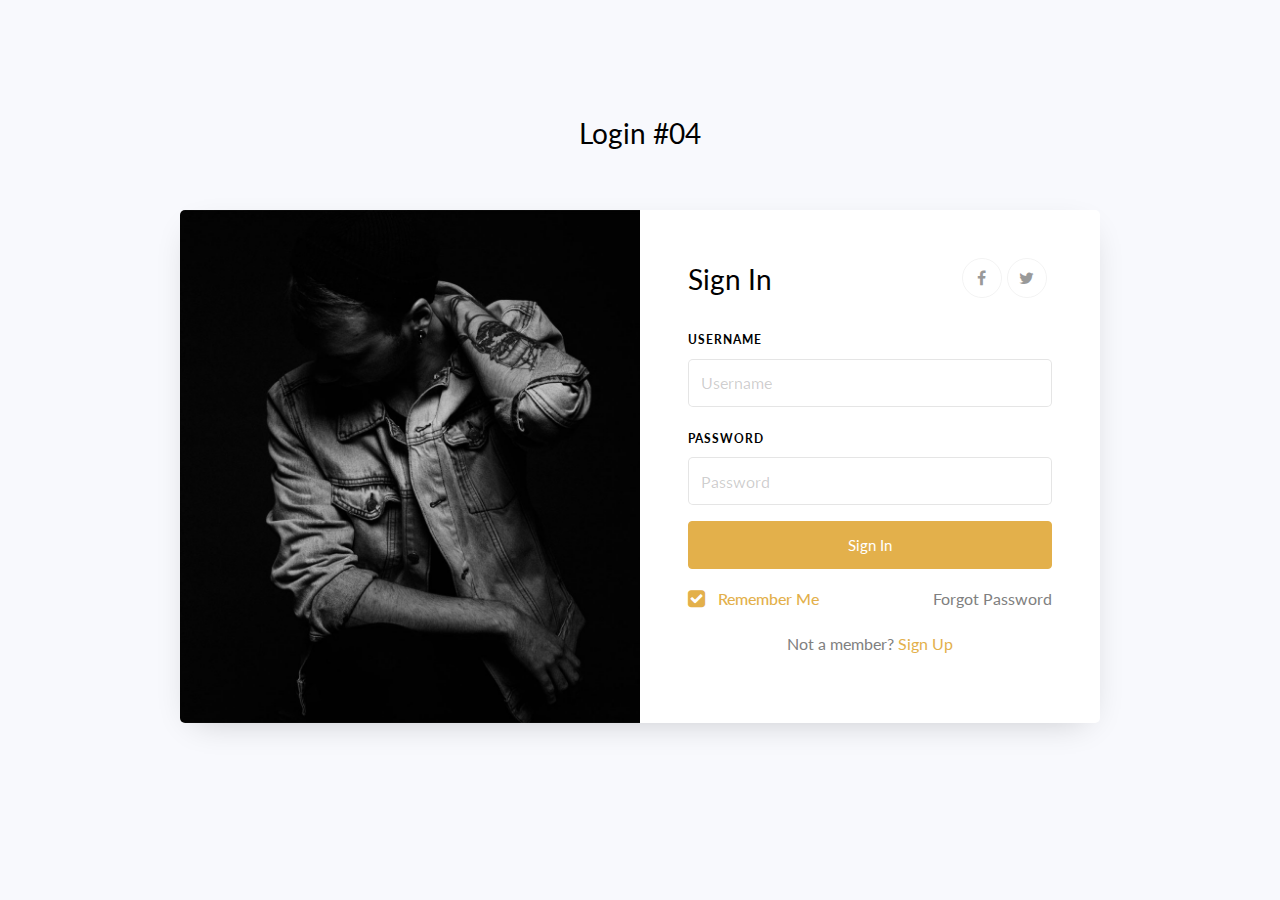
<file: login-form-14/login-form-14/index.html>
<!doctype html>
<html lang="en">
  <head>
  	<title>Login 04</title>
    <meta charset="utf-8">
    <meta name="viewport" content="width=device-width, initial-scale=1, shrink-to-fit=no">

	<link href="https://fonts.googleapis.com/css?family=Lato:300,400,700&display=swap" rel="stylesheet">

	<link rel="stylesheet" href="https://stackpath.bootstrapcdn.com/font-awesome/4.7.0/css/font-awesome.min.css">
	
	<link rel="stylesheet" href="css/style.css">

	</head>
	<body>
	<section class="ftco-section">
		<div class="container">
			<div class="row justify-content-center">
				<div class="col-md-6 text-center mb-5">
					<h2 class="heading-section">Login #04</h2>
				</div>
			</div>
			<div class="row justify-content-center">
				<div class="col-md-12 col-lg-10">
					<div class="wrap d-md-flex">
						<div class="img" style="background-image: url(images/bg-1.jpg);">
			      </div>
						<div class="login-wrap p-4 p-md-5">
			      	<div class="d-flex">
			      		<div class="w-100">
			      			<h3 class="mb-4">Sign In</h3>
			      		</div>
								<div class="w-100">
									<p class="social-media d-flex justify-content-end">
										<a href="#" class="social-icon d-flex align-items-center justify-content-center"><span class="fa fa-facebook"></span></a>
										<a href="#" class="social-icon d-flex align-items-center justify-content-center"><span class="fa fa-twitter"></span></a>
									</p>
								</div>
			      	</div>
							<form action="#" class="signin-form">
			      		<div class="form-group mb-3">
			      			<label class="label" for="name">Username</label>
			      			<input type="text" class="form-control" placeholder="Username" required>
			      		</div>
		            <div class="form-group mb-3">
		            	<label class="label" for="password">Password</label>
		              <input type="password" class="form-control" placeholder="Password" required>
		            </div>
		            <div class="form-group">
		            	<button type="submit" class="form-control btn btn-primary rounded submit px-3">Sign In</button>
		            </div>
		            <div class="form-group d-md-flex">
		            	<div class="w-50 text-left">
			            	<label class="checkbox-wrap checkbox-primary mb-0">Remember Me
									  <input type="checkbox" checked>
									  <span class="checkmark"></span>
										</label>
									</div>
									<div class="w-50 text-md-right">
										<a href="#">Forgot Password</a>
									</div>
		            </div>
		          </form>
		          <p class="text-center">Not a member? <a data-toggle="tab" href="#signup">Sign Up</a></p>
		        </div>
		      </div>
				</div>
			</div>
		</div>
	</section>

	<script src="js/jquery.min.js"></script>
  <script src="js/popper.js"></script>
  <script src="js/bootstrap.min.js"></script>
  <script src="js/main.js"></script>

	</body>
</html>
</file>
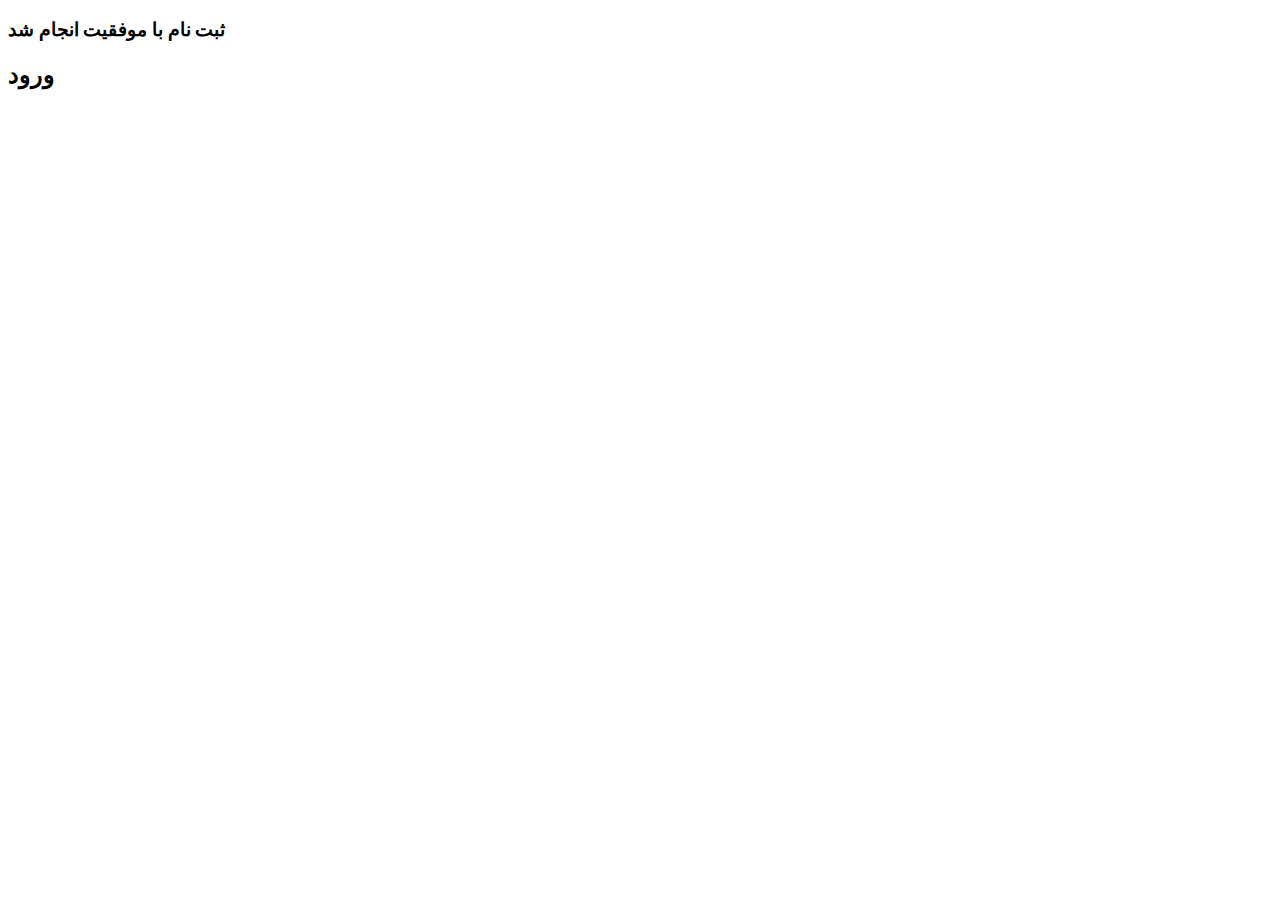
<file: src/main/resources/templates/register_sucess.html>
<!DOCTYPE html>
<html lang="en">
<head>
    <meta charset="UTF-8">
    <title>ثبت نام با موفقیت انجام شد</title>
</head>
<body>
<div class="container text-center">
    <div>
        <h3>ثبت نام با موفقیت انجام شد</h3>
        <h2><a th:href="#{/login}">ورود</a></h2>
    </div>

</div>
</body>
</html>
</file>
